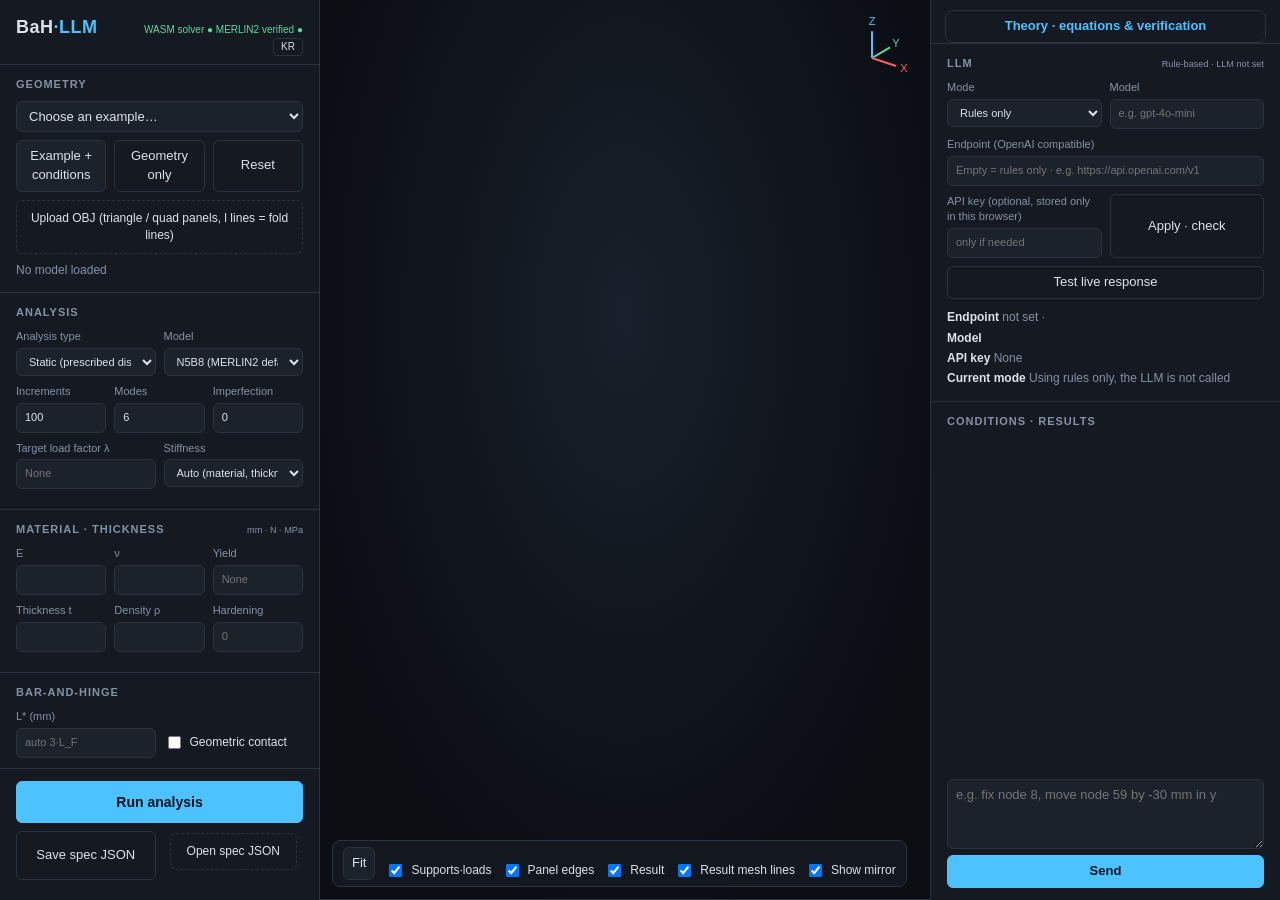
<file: web/index.html>
<!doctype html>
<html lang="ko">
<head>
<meta charset="utf-8">
<meta name="viewport" content="width=device-width, initial-scale=1">
<link rel="icon" href="data:,">
<title>BaH-LLM-web</title>
<link rel="stylesheet" href="style.css">
<script type="importmap">{"imports": {"three": "./vendor/three.module.js"}}</script>
</head>
<body>
<div id="app">
  <aside id="left">
    <header><h1>BaH<span>·LLM</span></h1><div id="tools"></div></header>
    <section>
      <h2>지오메트리</h2>
      <div class="row"><select id="example"><option value="">예제 선택…</option></select></div>
      <div class="row three"><button id="loadPreset">예제 + 조건</button><button id="loadGeo" class="ghost">지오메트리만</button><button id="resetAll" class="ghost" title="모델·조건·결과·대화를 모두 지우고 처음 화면으로">초기화</button></div>
      <label class="file"><input type="file" id="file" accept=".obj"><span>OBJ 올리기 (삼각형·사각형 패널, l 선 = 접힘선)</span></label>
      <div id="modelInfo" class="info">불러온 모델이 없습니다</div>
    </section>
    <section>
      <h2>해석</h2>
      <div class="row two"><label>해석 종류<select id="stepType"><option value="static">정적 (강제 변위 → 감쇠 뉴턴, 힘만 → 호장법)</option><option value="arclength">호장법 (MGDCM)</option><option value="modal">모달 (고유진동)</option><option value="kinematic">기구 (강체 접힘)</option></select></label><label>모델<select id="bhModel"><option value="N5B8">N5B8 (MERLIN2 기본)</option><option value="N4B5">N4B5</option></select></label></div>
      <div class="row three"><label title="강제 변위: 목표 변위를 나눌 증분 수 (MERLIN2 DispStep). 호장법: 최대 증분 수 (MaxIcr)">증분<input id="increments" type="number" min="1" value="100"></label><label>모드 수<input id="modes" type="number" min="1" value="6"></label><label title="면 법선 방향 무작위 초기 결함 크기 (mm, Khawale 2026)">초기결함<input id="imperfection" type="number" step="any" value="0"></label></div>
      <div class="row two"><label title="호장법에서 하중 계수 λ 가 이 값에 이르면 멈춤 (1 = 입력한 하중). 비우면 증분 수까지">목표 하중 계수 λ<input id="lamMax" type="number" step="any" placeholder="없음"></label><label title="MERLIN2: auto 는 E, ν, t, L* 로 바 면적과 힌지 강성을 계산 (Filipov 2017), manual 은 직접 입력">강성 산정<select id="bhCalib"><option value="auto">자동 (재료·두께)</option><option value="manual">직접 입력</option></select></label></div>
    </section>
    <section>
      <h2>재료 · 두께 <small>mm · N · MPa</small></h2>
      <div class="row three"><label>E<input id="matE" type="number" step="any"></label><label>ν<input id="matNu" type="number" step="any"></label><label title="바 소성 (Tang 2026, 로그 변형률). 비우면 탄성 (MERLIN2 Ogden)">항복<input id="matY" type="number" step="any" placeholder="없음"></label></div>
      <div class="row three"><label>두께 t<input id="secT" type="number" step="any"></label><label title="모달·자중에 사용 (tonne/mm³)">밀도 ρ<input id="matRho" type="number" step="any"></label><label title="항복 뒤 경화 계수 (MPa)">경화<input id="matH" type="number" step="any" min="0" placeholder="0"></label></div>
    </section>
    <section id="bhPanel">
      <h2>바-힌지 <small id="bhCount"></small></h2>
      <div class="row two"><label title="접힘 강성 길이 척도 L* (mm, Filipov 2017). K_F = 1/(L*/(L_F·k) + 1/(0.55·k·(L_F/t)^(1/3))), k = Et³/12(1-ν²). 비우면 L* = 3·L_F (MERLIN2 LScaleFactor)">L* (mm)<input id="bhLstar" type="number" step="any" min="0" placeholder="자동 3·L_F"></label><label class="check" title="기하 접촉: 면끼리 관통 방지 (IPC 장벽 + 연속 충돌 검사). 마찰·감쇠 없음. 정적·호장법 해석에서 적용"><input type="checkbox" id="bhContact">기하 접촉</label></div>
      <div class="row two" id="bhGapBox" hidden><label title="접촉 간격: 닿는 두 면 사이에 남기는 최소 거리 (mm, 패널 두께 역할). 장벽은 간격의 2배 거리 안에서 작동하고 간격에서 무한대. 비우면 패널 두께. 접힌 패널이 겹치는 모델에서 너무 작으면 장벽이 가팔라 막힐 수 있으니 그때 키워서 다시 해석">접촉 간격 (mm)<input id="bhGap" type="number" step="any" min="0" placeholder="자동 = 두께"></label><span id="bhGapNote" class="mute"></span></div>
      <div class="row"><label class="check" title="접힘 주름을 탄소성 힌지로 (Tang 2026). 길이당 항복 모멘트 m_p = σy·t²/4"><input type="checkbox" id="bhPH">소성 힌지 (m<sub>p</sub> = σ<sub>y</sub>t²/4)</label></div>
      <div class="row two"><label class="check" title="강제 변위를 0 → 목표 → 0 으로 여러 번 왕복"><input type="checkbox" id="bhCyc">반복 하중</label><label id="bhCycNBox">반복 횟수<input id="bhCycN" type="number" min="1" step="1" placeholder="3"></label></div>
      <div class="row"><button id="bhEdit" type="button" title="켜면 마우스 왼쪽 드래그가 상자 선택이 됩니다. 왼→오: 완전히 들어간 엣지, 오→왼: 걸친 엣지. Shift 추가, Ctrl 제외, Esc 해제, 클릭은 한 개">주름 편집 모드 끔</button></div>
      <div class="row four"><button class="bhType" data-t="fold" type="button">접힘</button><button class="bhType" data-t="bend" type="button">휨</button><button class="bhType" data-t="cut" type="button">자름</button><button class="bhType" data-t="auto" type="button">자동</button></div>
      <div class="row three bhKin"><button id="bhDrivers" type="button" title="선택한 주름을 기구 해석의 구동 주름으로">구동 주름 지정</button><label title="구동 주름의 목표 이면각 (도, 평면 = 180). 여러 개면 쉼표">목표 이면각<input id="bhTargets" type="text" placeholder="예: 60"></label><button id="bhClearDrv" class="ghost" type="button">구동 해제</button></div>
      <div id="bhSel" class="info"></div>
      <div class="legend" id="bhLegend"><span style="color:#ff6b5e">━ 접힘</span> <span style="color:#5ec8ff">━ 휨</span> <span style="color:#ffd84a">━ 자름</span> <span style="color:#7d8a99">━ 경계</span> <span style="color:#c084fc">━ 대칭면</span> <span style="color:#ffffff">━ 선택</span></div>
    </section>
    <section>
      <h2>구속 · 강제 변위 <small id="bcCount"></small></h2>
      <div id="bcList" class="list"></div>
      <h2>하중 <small id="ldCount"></small></h2>
      <div id="ldList" class="list"></div>
      <h2>대칭면 <small id="syCount"></small></h2>
      <div id="syList" class="list"></div>
      <div id="warnings"></div>
      <div class="row"><button id="undo" class="ghost" type="button" disabled>되돌리기</button></div>
    </section>
    <section id="extraPanel" hidden>
      <h2>부가 설정 <small id="extraCount"></small></h2>
      <div id="extraList" class="list"></div>
    </section>
    <section class="run">
      <button id="solve" class="primary">해석 실행</button>
      <button id="cancelSolve" class="danger" type="button" hidden>해석 강제 중단</button>
      <div class="row two"><button id="expSpec" class="ghost" type="button">스펙 JSON 저장</button><label class="file mini"><input type="file" id="impSpec" accept=".json"><span>스펙 JSON 열기</span></label></div>
      <div id="solveMsg" class="info"></div>
    </section>
  </aside>
  <main>
    <div id="viewer">
      <canvas id="gl"></canvas>
      <canvas id="gizmo" width="96" height="96"></canvas>
      <div id="hud"></div>
      <div id="legend" hidden><div id="legendTitle"></div><div id="legendBar"></div><div id="legendTicks"></div></div>
      <div id="viewbar">
        <button id="fit" title="화면 맞춤">맞춤</button>
        <label class="check"><input type="checkbox" id="showSymbols" checked>구속·하중</label>
        <label class="check"><input type="checkbox" id="showEdges" checked>요소 경계</label>
        <label class="check"><input type="checkbox" id="showResult" checked>결과</label>
        <label class="check" id="meshLinesWrap"><input type="checkbox" id="showMeshLines" checked>결과 메쉬선</label>
        <label class="check" id="mirrorWrap" title="대칭면에 비춘 나머지 반을 함께 그림 (편집: 반투명, 결과: 변형·컨투어 포함)"><input type="checkbox" id="showMirror" checked>대칭 표시</label>
      </div>
      <div id="resultbar" hidden>
        <div id="rbTop">
          <button id="play">▶</button>
          <input id="frame" type="range" min="0" max="0" value="0">
          <span id="frameLabel"></span>
        </div>
        <div id="rbCtl">
          <button id="toEdit" class="ghost" title="결과를 감추고 편집 화면으로 돌아감 (결과는 지우지 않음)">편집 화면</button>
          <select id="field"></select>
          <label>변형 배율<input id="scale" type="number" step="any" value="1"></label>
          <button id="autoScale" class="ghost">자동</button>
          <button id="savePng" class="ghost" title="지금 화면을 PNG 로 저장">PNG</button>
          <button id="saveVideo" class="ghost" title="모든 프레임을 영상으로 저장">영상</button>
        </div>
      </div>
    </div>
    <div id="bottom">
      <div id="summary"></div>
      <div id="plots"></div>
    </div>
  </main>
  <aside id="right">
    <div class="topbar"><a id="theoryBtn" class="btn ghost" href="theory.html" target="_blank" rel="noopener">Theory · 수식과 검증</a></div>
    <section class="llm">
      <h2>LLM <small id="llmStatus"></small></h2>
      <div class="row two"><label>방식<select id="llmMode"><option value="rule_first">규칙 우선 (모르면 LLM)</option><option value="auto">LLM 우선 (실패 시 규칙)</option><option value="llm">LLM만</option><option value="rule">규칙 기반만</option></select></label><label>모델<input id="llmModel" type="text" placeholder="예: gpt-4o-mini"></label></div>
      <div class="row"><label>엔드포인트 (OpenAI 호환)<input id="llmUrl" type="text" placeholder="비워 두면 규칙 기반만 사용 · 예: https://api.openai.com/v1"></label></div>
      <div class="row two"><label>API 키 (선택, 이 브라우저에만 저장)<input id="llmKey" type="password" placeholder="필요한 경우만"></label><button id="llmSave" class="ghost">적용 · 확인</button></div>
      <div class="row"><button id="llmTest" class="ghost" type="button">실제 응답 테스트</button></div>
      <div id="llmInfo" class="info"></div>
    </section>
    <section class="chat">
      <h2>조건 · 결과 지시</h2>
      <div id="chips"></div>
      <div id="chatLog"></div>
      <form id="chatForm"><textarea id="chatInput" rows="3" placeholder="예: 8번 절점 고정, 59번 절점을 y 방향으로 -30 mm"></textarea><button class="primary" type="submit">보내기</button></form>
    </section>
  </aside>
</div>
<script type="module" src="app.js"></script>
</body>
</html>
</file>
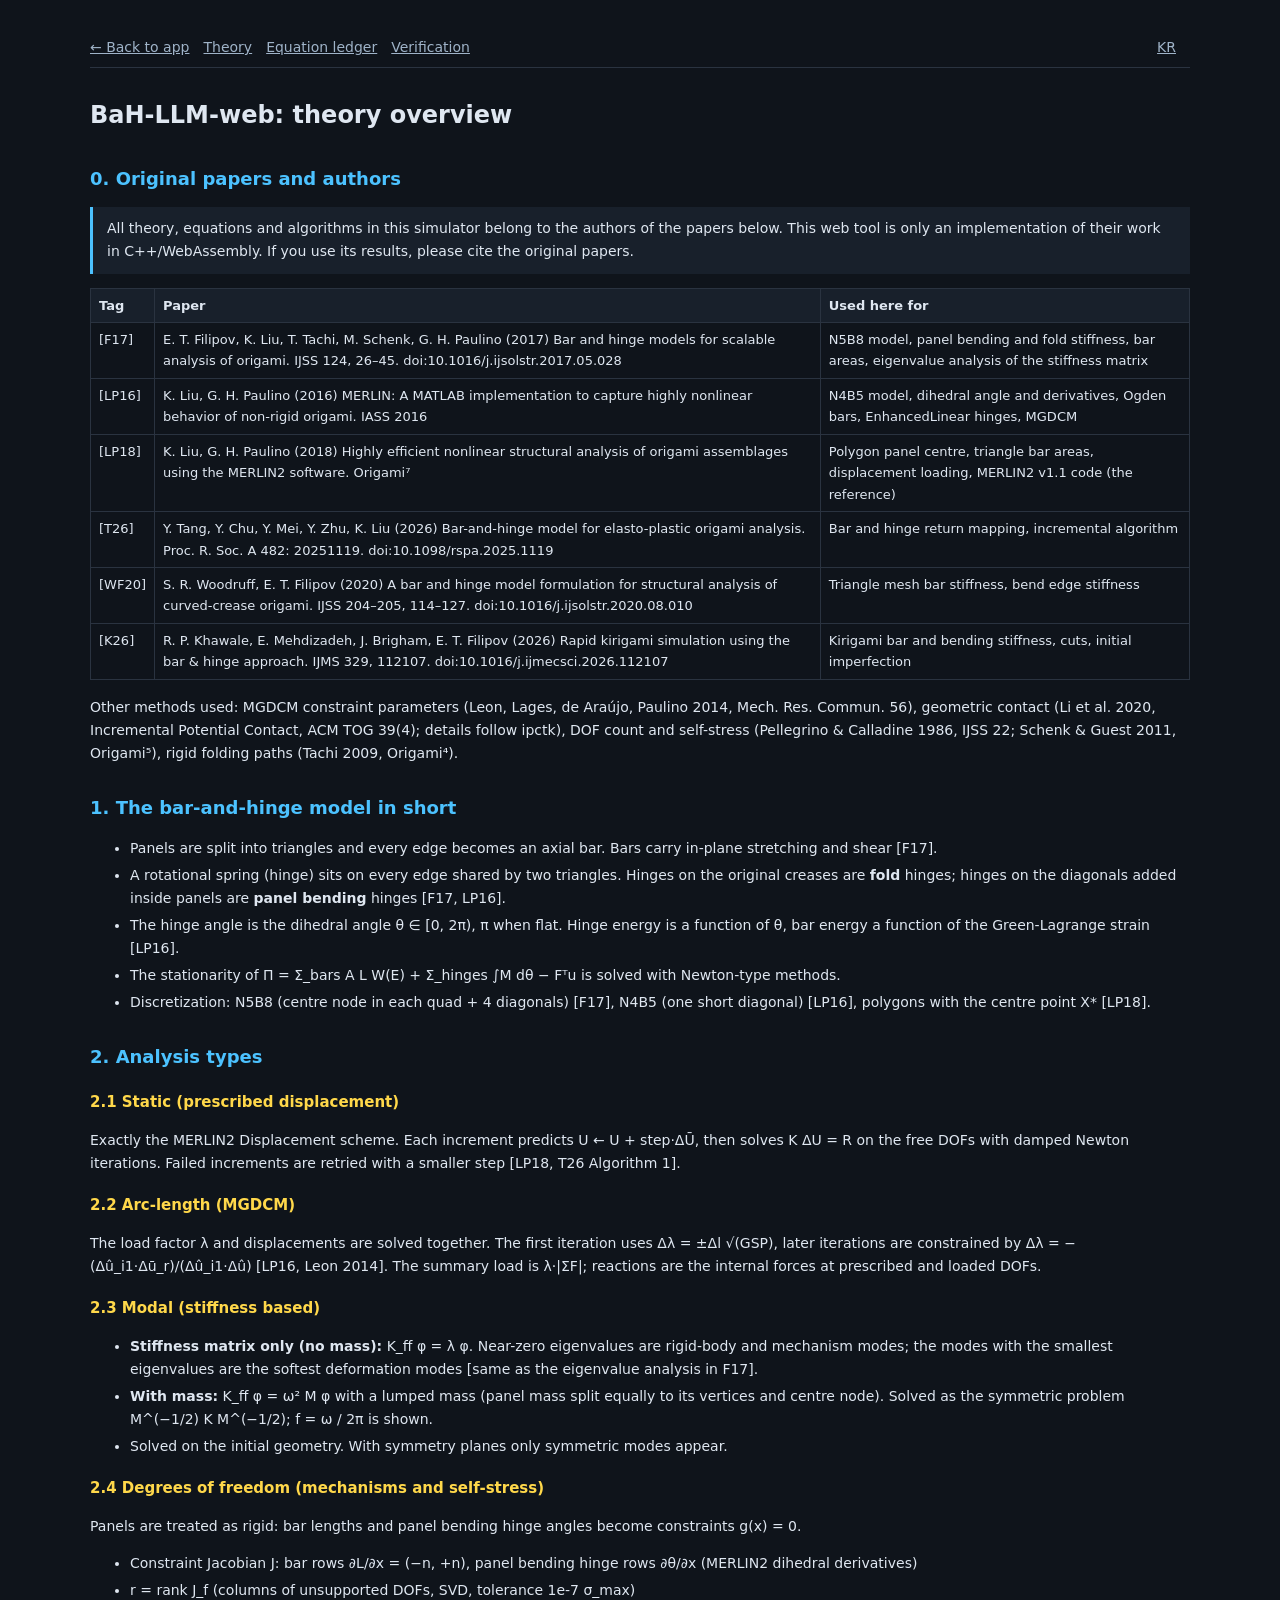
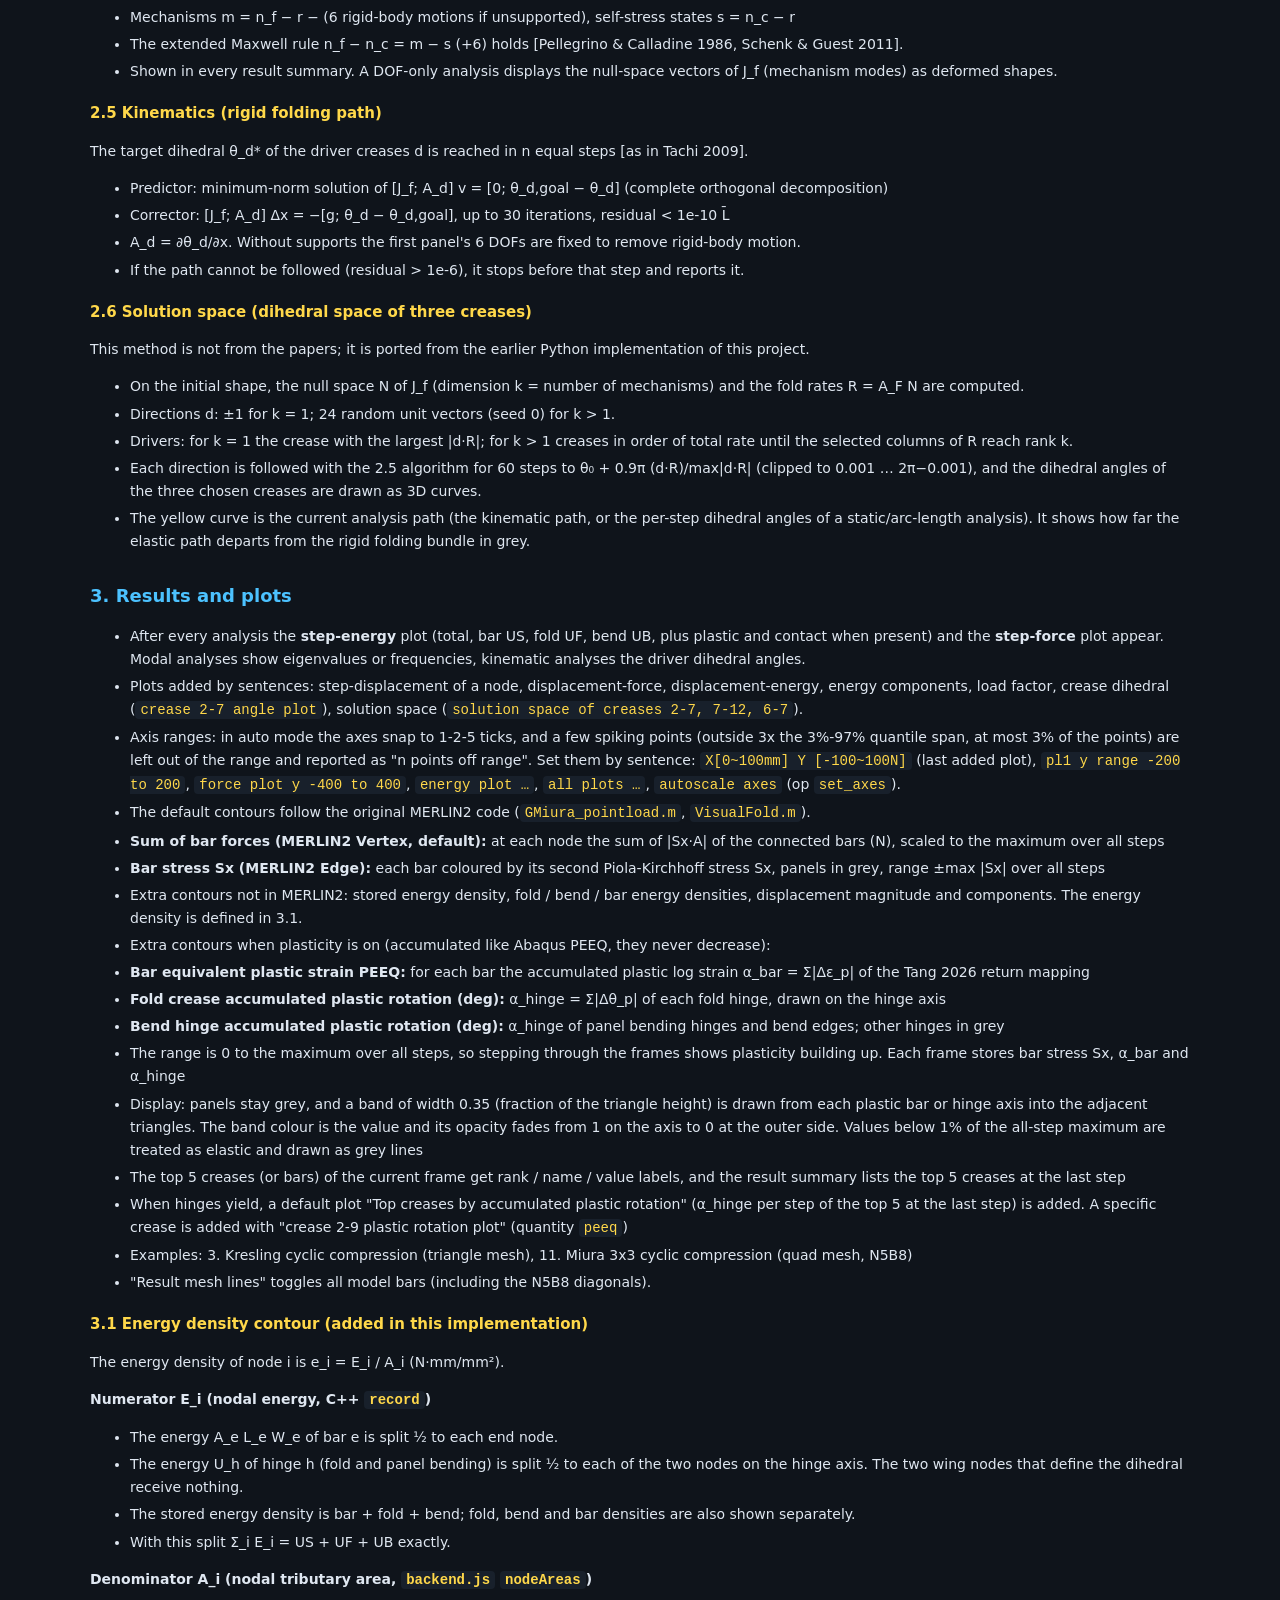
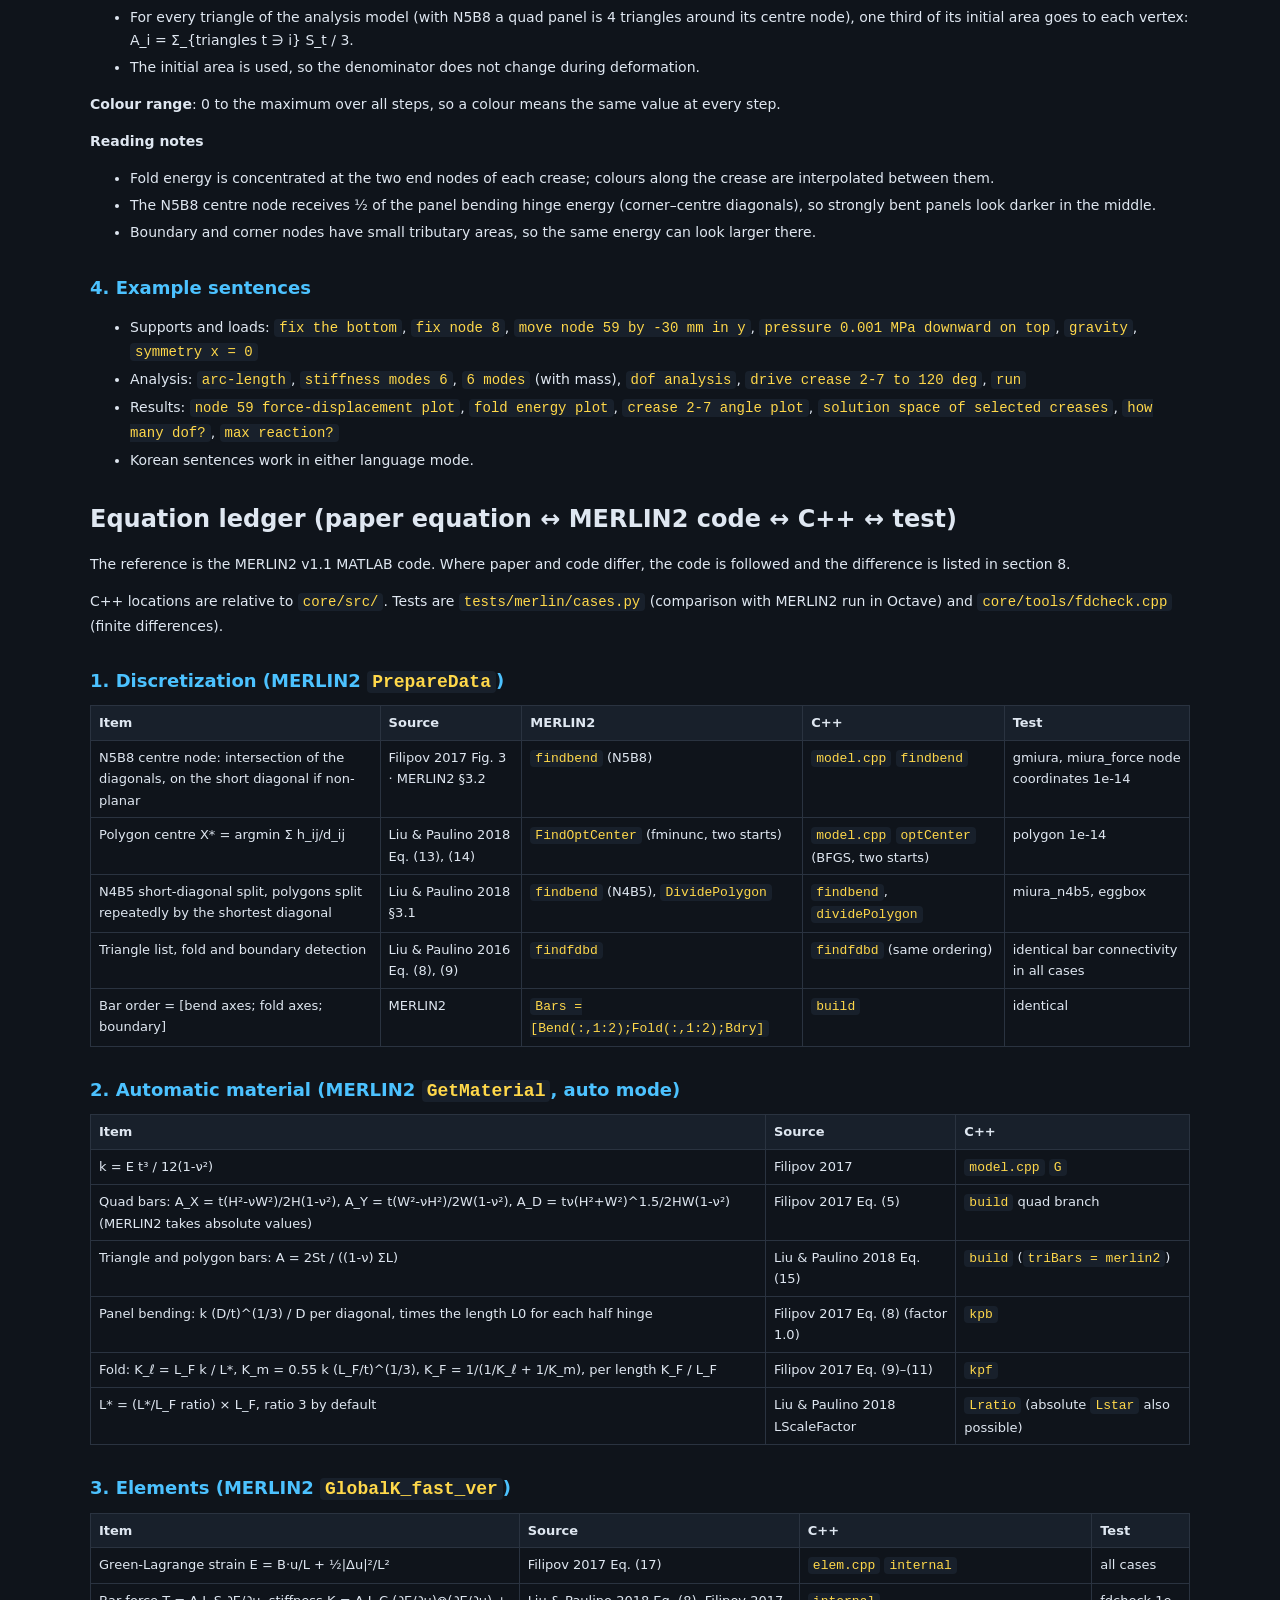
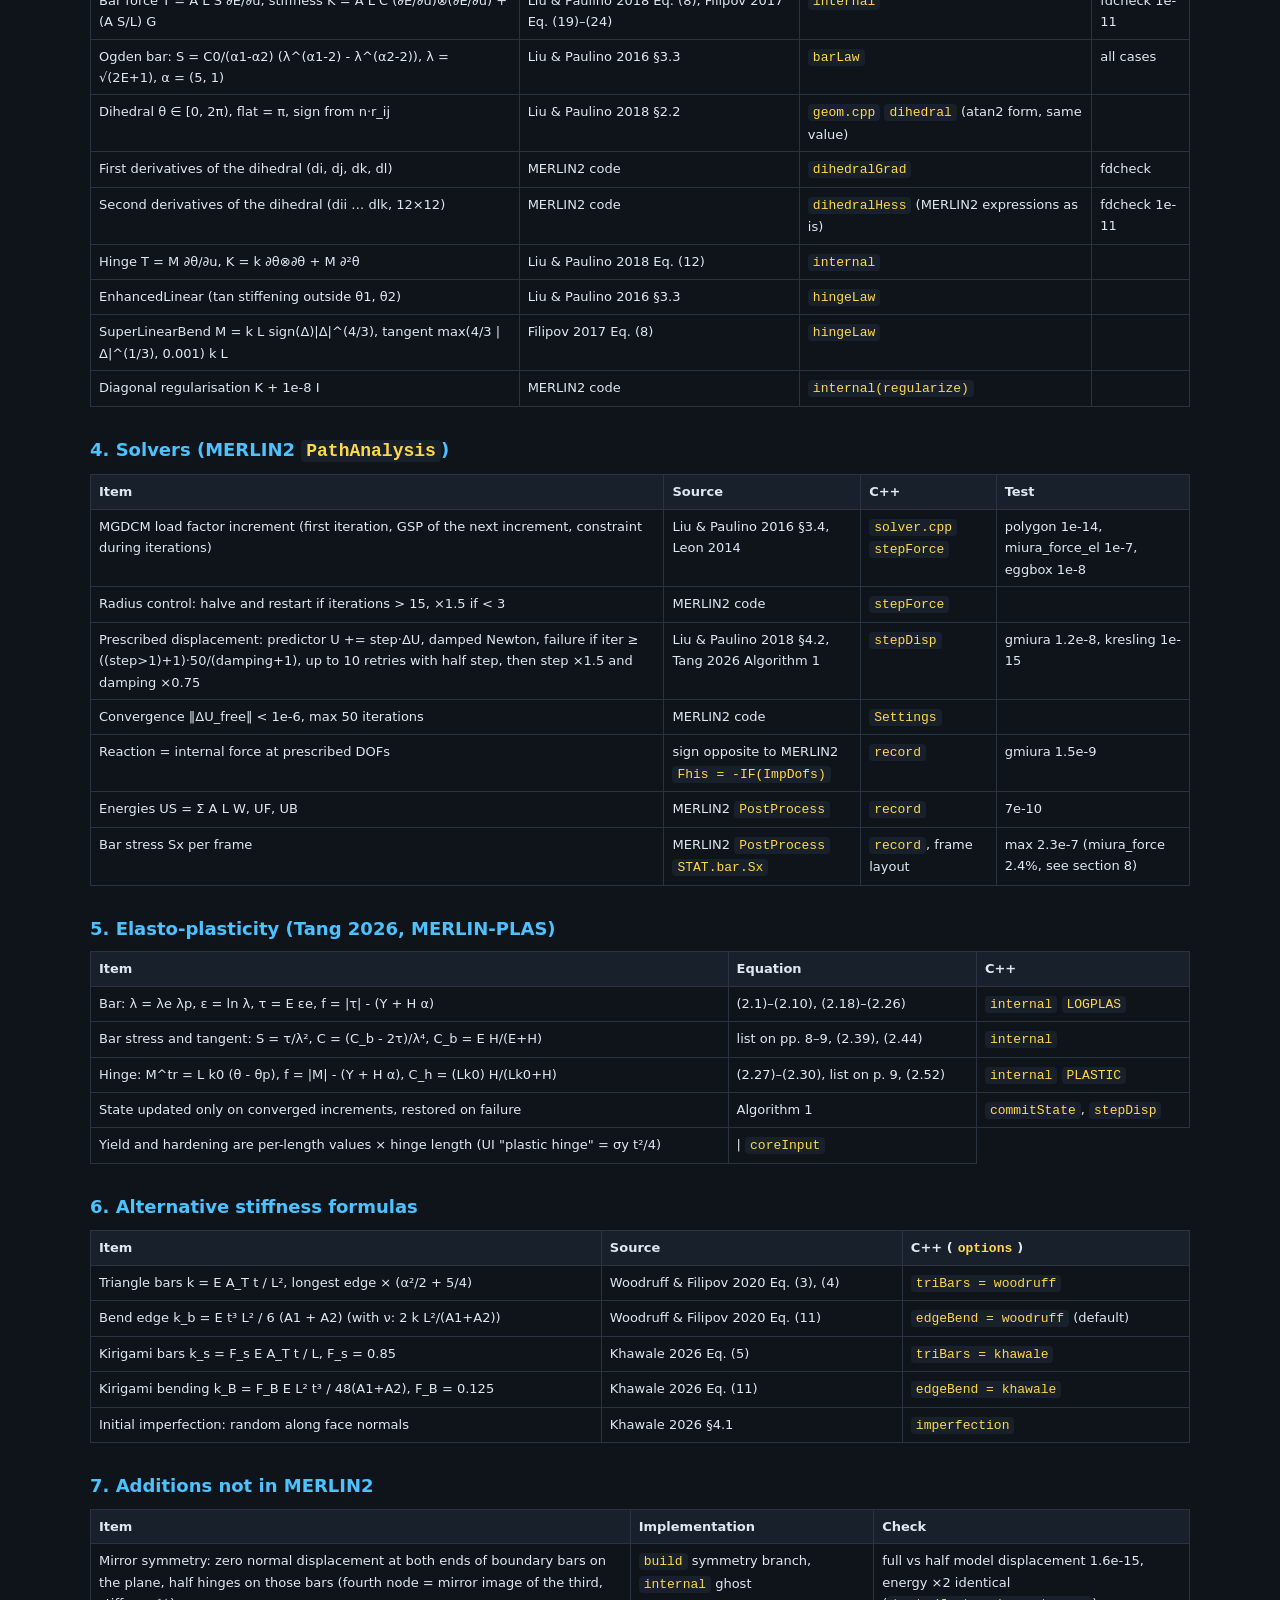
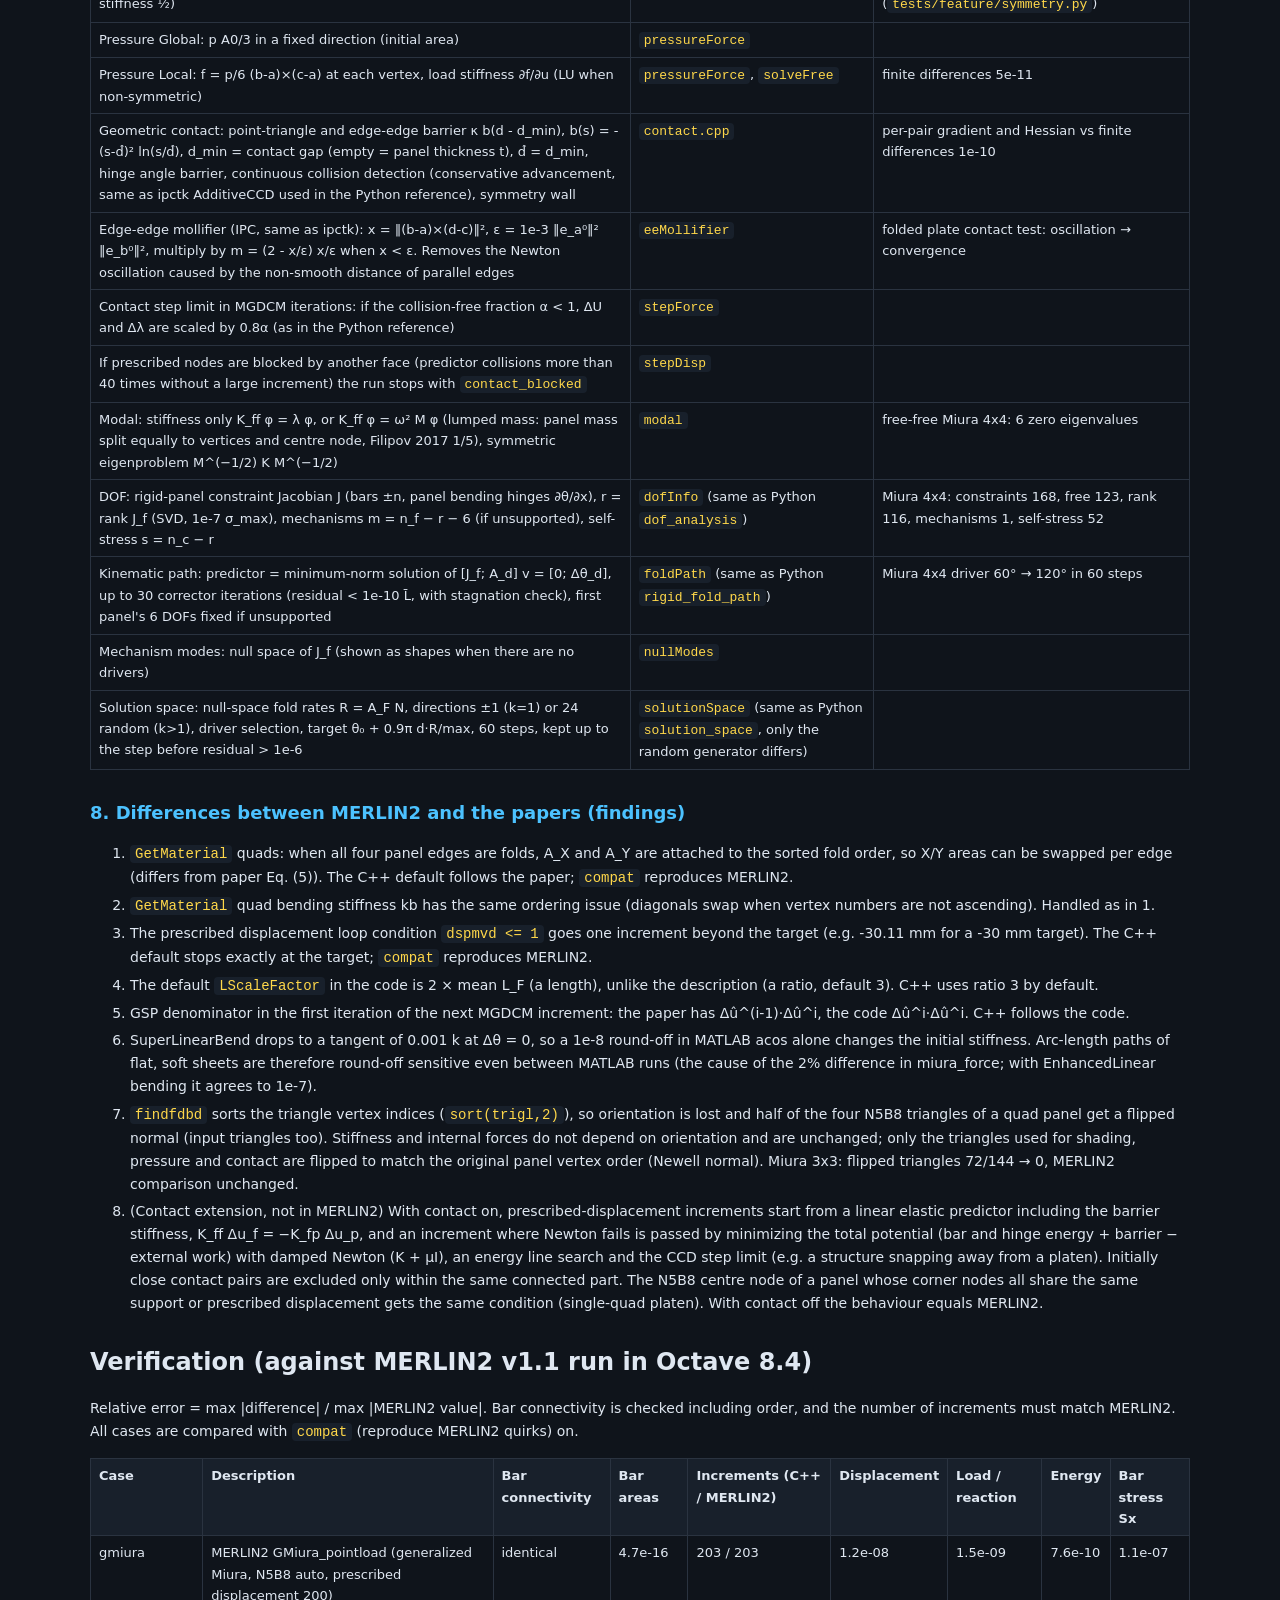
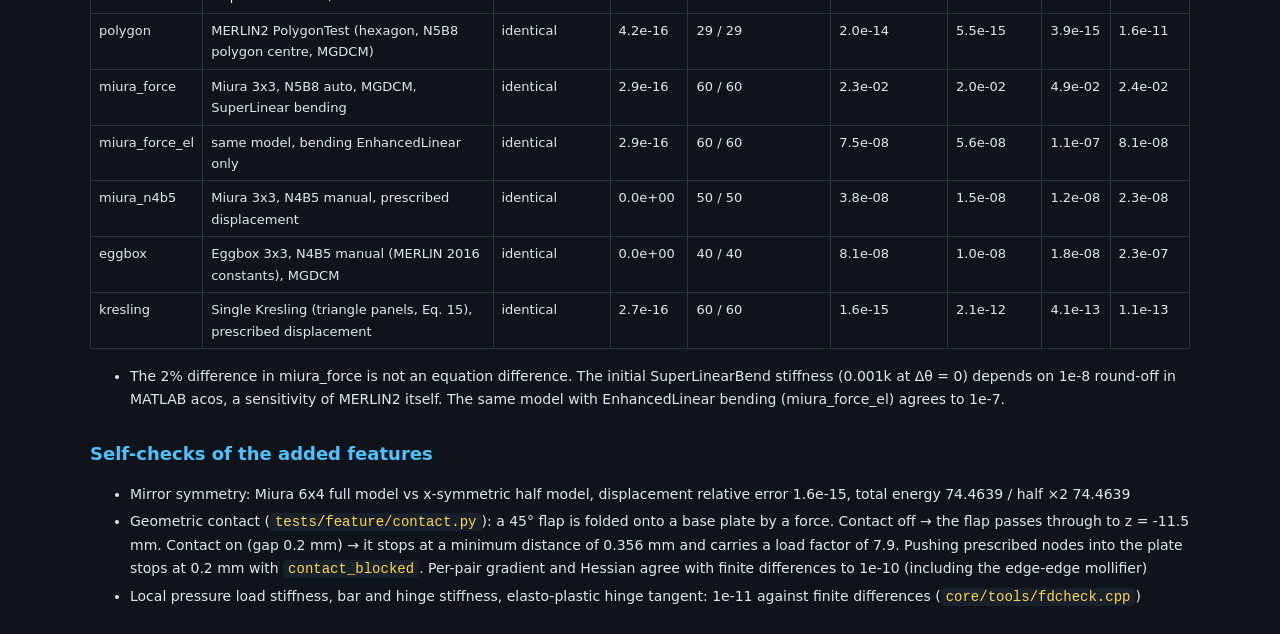
<file: web/theory.html>
<!doctype html>
<html lang="ko">
<head>
<meta charset="utf-8">
<meta name="viewport" content="width=device-width, initial-scale=1">
<title>BaH-LLM-web · 수식과 검증</title>
<style>
body { margin: 0; background: #0f141b; color: #dfe7f1; font: 14px/1.65 system-ui, -apple-system, "Noto Sans KR", sans-serif; }
main { max-width: 1100px; margin: 0 auto; padding: 28px 24px 80px; }
h1 { font-size: 24px; margin: 28px 0 10px; } h2 { font-size: 18px; margin: 28px 0 8px; color: #4cc2ff; }
table { border-collapse: collapse; width: 100%; margin: 8px 0 16px; font-size: 13px; }
th, td { border: 1px solid #2a3340; padding: 6px 8px; vertical-align: top; text-align: left; }
th { background: #18202b; } code { background: #18202b; padding: 1px 5px; border-radius: 4px; color: #ffd84a; }
nav a { color: #9fb3c8; margin-right: 14px; } li { margin: 4px 0; }
h3 { font-size: 15px; margin: 18px 0 6px; color: #ffd84a; } nav { position: sticky; top: 0; background: #0f141b; padding: 8px 0; border-bottom: 1px solid #2a3340; }
#ov h2:first-of-type + p { background: #18202b; border-left: 3px solid #4cc2ff; padding: 10px 14px; }
</style>
</head>
<body>
<main>
<nav><a href="index.html" id="nBack">← 앱으로</a><a href="#ov" id="nOv">이론 정리</a><a href="#eq" id="nEq">수식 대장</a><a href="#ver" id="nVer">검증 결과</a><a href="#" id="nLang" style="float:right">EN</a></nav>
<div id="ov"></div>
<div id="eq"></div>
<div id="ver"></div>
</main>
<script>
function inline(t) {
  return t.replace(/&/g, '&amp;').replace(/</g, '&lt;').replace(/`([^`]+)`/g, '<code>$1</code>').replace(/\*\*([^*]+)\*\*/g, '<b>$1</b>');
}
function md(src) {
  const out = [];
  const L = src.split('\n');
  for (let i = 0; i < L.length; i++) {
    const l = L[i];
    if (/^#{1,3} /.test(l)) {
      const n = l.match(/^#+/)[0].length;
      out.push(`<h${n}>${inline(l.slice(n + 1))}</h${n}>`);
    } else if (l.startsWith('|')) {
      const rows = [];
      while (i < L.length && L[i].startsWith('|')) rows.push(L[i++]);
      i--;
      const cells = (r) => r.slice(1, -1).split(' | ').map((c) => inline(c.trim()));
      out.push('<table><tr>' + cells(rows[0]).map((c) => `<th>${c}</th>`).join('') + '</tr>' + rows.slice(2).map((r) => '<tr>' + cells(r).map((c) => `<td>${c}</td>`).join('') + '</tr>').join('') + '</table>');
    } else if (/^(\d+\.|-) /.test(l)) {
      const items = [];
      const ol = /^\d+\./.test(l);
      while (i < L.length && /^(\d+\.|-) /.test(L[i])) items.push(L[i++].replace(/^(\d+\.|-) /, ''));
      i--;
      out.push(`<${ol ? 'ol' : 'ul'}>` + items.map((x) => `<li>${inline(x)}</li>`).join('') + `</${ol ? 'ol' : 'ul'}>`);
    } else if (l.trim()) out.push(`<p>${inline(l)}</p>`);
  }
  return out.join('\n');
}
function lang() {
  try {
    const s = localStorage.getItem('bah-lang');
    if (s === 'ko' || s === 'en') return s;
  } catch (e) {}
  return /^ko/i.test((navigator.languages || [navigator.language])[0] || '') ? 'ko' : 'en';
}
const NAV = { ko: ['← 앱으로', '이론 정리', '수식 대장', '검증 결과', 'EN', 'BaH-LLM-web · 수식과 검증'], en: ['← Back to app', 'Theory', 'Equation ledger', 'Verification', 'KR', 'BaH-LLM-web · equations and verification'] };
async function load() {
  const L = lang();
  const sfx = L === 'ko' ? '' : '.en';
  document.documentElement.lang = L;
  ['nBack', 'nOv', 'nEq', 'nVer', 'nLang'].forEach((id, i) => (document.getElementById(id).textContent = NAV[L][i]));
  document.title = NAV[L][5];
  document.getElementById('ov').innerHTML = md(await (await fetch(`docs/overview${sfx}.md`)).text());
  document.getElementById('eq').innerHTML = md(await (await fetch(`docs/equations${sfx}.md`)).text());
  document.getElementById('ver').innerHTML = md(await (await fetch(`docs/verification${sfx}.md`)).text());
}
document.getElementById('nLang').onclick = (e) => {
  e.preventDefault();
  try {
    localStorage.setItem('bah-lang', lang() === 'ko' ? 'en' : 'ko');
  } catch (err) {}
  load();
};
load();
</script>
</body>
</html>
</file>
<file: web/style.css>
:root{--bg:#0e1116;--panel:#151a22;--panel2:#1b222c;--line:#2a3340;--text:#dbe3ee;--mute:#8492a6;--accent:#4cc2ff;--accent2:#ff5fa8;--ok:#57d9a3;--warn:#ffc857;--err:#ff6b6b;--r:8px}
*{box-sizing:border-box}
[hidden]{display:none!important}
html,body{height:100%;margin:0}
body{background:var(--bg);color:var(--text);font:13px/1.45 -apple-system,BlinkMacSystemFont,"Apple SD Gothic Neo","Pretendard","Noto Sans KR","Segoe UI",sans-serif}
#app{display:grid;grid-template-columns:320px minmax(0,1fr) 350px;grid-template-rows:100vh;height:100vh;overflow:hidden}
#app>*{min-height:0;height:100vh}
aside{background:var(--panel);overflow-y:auto;display:flex;flex-direction:column}
#left{border-right:1px solid var(--line)}
#right{border-left:1px solid var(--line)}
header{padding:14px 16px 8px;display:flex;align-items:baseline;justify-content:space-between;gap:8px}
h1{margin:0;font-size:18px;letter-spacing:.5px}
h1 span{color:var(--accent)}
h2{margin:0 0 8px;font-size:11px;letter-spacing:1px;text-transform:uppercase;color:var(--mute);display:flex;justify-content:space-between;align-items:baseline}
h2 small{text-transform:none;letter-spacing:0;font-weight:400}
section{padding:12px 16px;border-top:1px solid var(--line)}
.row{display:grid;gap:8px;margin-bottom:8px}
.row.two{grid-template-columns:1fr 1fr}
.row.three{grid-template-columns:1fr 1fr 1fr}
label{display:flex;flex-direction:column;gap:3px;font-size:11px;color:var(--mute)}
label.check{flex-direction:row;align-items:center;gap:6px;color:var(--text);font-size:12px;align-self:end;padding-bottom:6px}
input,select,textarea,button,.btn{font:inherit;color:var(--text);background:var(--panel2);border:1px solid var(--line);border-radius:6px;padding:6px 8px;min-width:0;width:100%}
input[type=checkbox]{width:auto}
input[type=range]{padding:0}
input:focus,select:focus,textarea:focus{outline:1px solid var(--accent);border-color:var(--accent)}
button,.btn{cursor:pointer;text-align:center;text-decoration:none;display:inline-block}
button:hover,.btn:hover{border-color:var(--accent)}
button.primary{background:var(--accent);border-color:var(--accent);color:#04121c;font-weight:600}
button.primary:disabled{opacity:.5;cursor:wait}
.ghost{background:transparent}
.file{display:block;margin-bottom:8px}
.file input{display:none}
.file span{display:block;border:1px dashed var(--line);border-radius:6px;padding:9px;text-align:center;color:var(--text);cursor:pointer;font-size:12px}
.file span:hover{border-color:var(--accent)}
.info{font-size:12px;color:var(--mute);white-space:pre-wrap}
#tools{font-size:10px;color:var(--mute);text-align:right}
#tools b{font-weight:500}
#tools .lang{display:inline-block;width:auto;min-height:0;margin:0 0 0 6px;padding:1px 7px;font-size:10px;border:1px solid var(--line,#2a3340);border-radius:4px;background:transparent;color:var(--text,#dfe7f1);cursor:pointer}
.on{color:var(--ok)}.off{color:var(--err)}
.list{display:flex;flex-direction:column;gap:6px;margin-bottom:10px}
.item{background:var(--panel2);border:1px solid var(--line);border-radius:6px;padding:6px 8px;cursor:pointer}
.item.sel{border-color:var(--warn)}
.item .top{display:flex;justify-content:space-between;gap:6px;align-items:center}
.item .id{font-size:10px;color:var(--mute);margin-right:6px}
.item .desc{font-size:11px;color:var(--mute);margin-top:2px}
.item .x{width:auto;padding:0 6px;border:none;background:none;color:var(--mute)}
.item .x:hover{color:var(--err)}
.item .edit{display:flex;gap:4px;margin-top:5px}
.item .edit input{padding:3px 5px;font-size:11px}
.empty{font-size:12px;color:var(--mute);padding:2px 0 6px}
#warnings div{color:var(--warn);font-size:12px;margin-top:4px}
#warnings div.err{color:var(--err)}
.run{margin-top:auto;position:sticky;bottom:0;background:var(--panel)}
.run .primary{padding:10px;font-size:14px;margin-bottom:8px}
main{display:grid;grid-template-rows:minmax(0,1fr) auto;min-width:0}
#viewer{position:relative;min-height:0;background:radial-gradient(ellipse at 50% 35%,#18202b,#0b0e13 75%)}
#gl{position:absolute;inset:0;width:100%;height:100%;display:block}
#gizmo{position:absolute;right:10px;top:10px;pointer-events:none}
#hud{position:absolute;left:12px;top:10px;font-size:12px;color:var(--mute);background:rgba(14,17,22,.6);padding:4px 8px;border-radius:6px;max-width:60%}
#hud:empty{display:none}
#hud button{width:auto;padding:1px 8px;margin-left:8px;font-size:11px}
#legend{position:absolute;right:14px;top:116px;width:110px;font-size:11px;color:var(--text)}
#legendBar{height:180px;width:14px;border-radius:3px;background:linear-gradient(to top,#2b4bff,#19c37d,#ffe14a,#ff3b30);float:left;margin-right:8px}
#legendTicks{height:180px;display:flex;flex-direction:column;justify-content:space-between}
#legendTitle{margin-bottom:6px;color:var(--mute)}
#viewbar,#resultbar{position:absolute;left:12px;display:flex;gap:10px;align-items:center;background:rgba(21,26,34,.88);border:1px solid var(--line);border-radius:var(--r);padding:6px 10px}
#viewbar{bottom:12px}
#resultbar{bottom:58px;right:12px}
#viewbar button,#resultbar button{width:auto}
#viewbar label.check,#resultbar label{padding:0;flex-direction:row;align-items:center;gap:6px;white-space:nowrap}
#resultbar{flex-direction:column;align-items:stretch;gap:6px}
#rbTop,#rbCtl{display:flex;gap:10px;align-items:center;min-width:0}
#rbCtl{flex-wrap:nowrap}
#rbCtl>*{flex:none}
#rbTop input[type=range]{flex:1;min-width:120px}
#rbCtl select{flex:1 1 auto;min-width:90px;max-width:260px}
#rbCtl input[type=number]{width:60px}
#resultbar input[type=number]{width:80px}
#resultbar select{width:120px}
#frameLabel{font-size:12px;min-width:120px;color:var(--mute);white-space:nowrap}
#bottom{border-top:1px solid var(--line);background:var(--panel);max-height:38vh;overflow:auto}
#summary{display:flex;flex-wrap:wrap;gap:6px 18px;padding:8px 14px;font-size:12px}
#summary:empty{display:none}
#summary span b{color:var(--mute);font-weight:400;margin-right:6px}
#summary .note{flex-basis:100%;color:var(--mute)}
#summary .note.warn{color:var(--warn)}
#plots{display:flex;flex-wrap:wrap;gap:12px;padding:0 14px 12px}
#plots:empty{display:none}
.plot{background:var(--panel2);border:1px solid var(--line);border-radius:var(--r);padding:8px 10px;width:440px;max-width:100%}
.plot .ptitle{display:flex;justify-content:space-between;font-size:12px;margin-bottom:4px}
.plot .ptitle button{width:auto;border:none;background:none;color:var(--mute);padding:0 4px}
.plot svg{width:100%;height:auto;display:block}
.plot .legend{display:flex;flex-wrap:wrap;gap:4px 12px;font-size:11px;color:var(--mute);margin-top:4px}
.plot .legend i{display:inline-block;width:10px;height:3px;margin-right:5px;vertical-align:middle}
.plot .perr{color:var(--err);font-size:12px}
.chat{flex:1;display:flex;flex-direction:column;min-height:0}
#chips{display:flex;flex-wrap:wrap;gap:6px;margin-bottom:8px}
#chips button{width:auto;font-size:11px;padding:3px 8px;border-radius:12px;color:var(--mute);text-align:left}
#chatLog{flex:1;overflow-y:auto;display:flex;flex-direction:column;gap:8px;min-height:160px;padding-bottom:8px}
.msg{padding:7px 10px;border-radius:10px;max-width:94%;white-space:pre-wrap;word-break:break-word}
.msg.user{align-self:flex-end;background:#20405a}
.msg.bot{align-self:flex-start;background:var(--panel2);border:1px solid var(--line)}
.msg .tag{font-size:10px;color:var(--mute);display:block;margin-bottom:3px}
.msg .ops{margin-top:5px;font:11px/1.4 ui-monospace,SFMono-Regular,Menlo,monospace;color:var(--mute)}
.msg .errtxt{color:var(--err);margin-top:4px}
.msg .notetxt{color:var(--warn);margin-top:4px;font-size:11px}
#chatForm{display:flex;flex-direction:column;gap:6px}
#chatForm textarea{resize:vertical}
#llmStatus.ok{color:var(--ok)}#llmStatus.bad{color:var(--warn)}
@media (max-width:1100px){#app{grid-template-columns:280px minmax(0,1fr) 300px}}

button.danger{background:#5a2330;border:1px solid #c04a63;color:#ffd7df;cursor:pointer;border-radius:8px;padding:9px 12px;font:inherit}
button.danger:hover{background:#7a2c3d}
.msg .stop{margin-left:10px;padding:2px 10px;font-size:12px}

.topbar{display:flex;justify-content:flex-end;padding:10px 14px 0}
.topbar .btn{padding:6px 12px;text-decoration:none;border:1px solid var(--line);border-radius:var(--r);color:var(--accent);font-weight:600}
.topbar .btn:hover{border-color:var(--accent)}
#llmInfo{line-height:1.7}
#llmInfo b{color:var(--text)}
#llmInfo .good{color:var(--ok)}
#llmInfo .badt{color:var(--err)}
.item .edit .lab { font-size: 11px; opacity: 0.7; min-width: 74px; align-self: center; }
.plot .refrow{display:flex;align-items:center;gap:6px;font-size:11px;color:var(--text);margin-top:4px}
.plot .refrow i{display:inline-block;width:14px;flex:none}
.plot .refrow span{flex:1}
.mini{font-size:10px;padding:2px 6px}
.plot label.mini{display:inline-block;margin-top:6px;cursor:pointer}
#hud .pickinfo{color:var(--text);line-height:1.5;font-variant-numeric:tabular-nums}
#hud .pickinfo div:first-child{font-weight:600;color:#ffc857}
.row.four{grid-template-columns:1fr 1fr 1fr 1fr}
#bhLegend{display:flex;flex-wrap:wrap;gap:4px 12px;font-size:11px}
#bhEdit.on{background:var(--accent,#3a7bd5);color:#fff}
#selBox{position:fixed;border:1px dashed #fff;pointer-events:none;z-index:30;display:none}
#selBox.cross{border-color:#7fe07f;background:rgba(127,224,127,.08)}
#selBox.win{border-color:#7fb8ff;background:rgba(127,184,255,.08)}
.kin3d{width:440px}
.kin3d canvas{width:100%;height:320px;display:block;border-radius:6px;background:#111821}
.bhhide{display:none !important}
.item .edit input.case{max-width:64px}
#secDims label{font-size:11px}
.selband{position:absolute;border:1px solid #ffc857;background:rgba(255,200,87,.08);pointer-events:none;z-index:5}
.selband.cross{border-style:dashed;background:rgba(87,217,163,.08);border-color:#57d9a3}
#hud .selhint{color:var(--mute);font-weight:400;font-size:11px;margin-top:2px}
</file>
